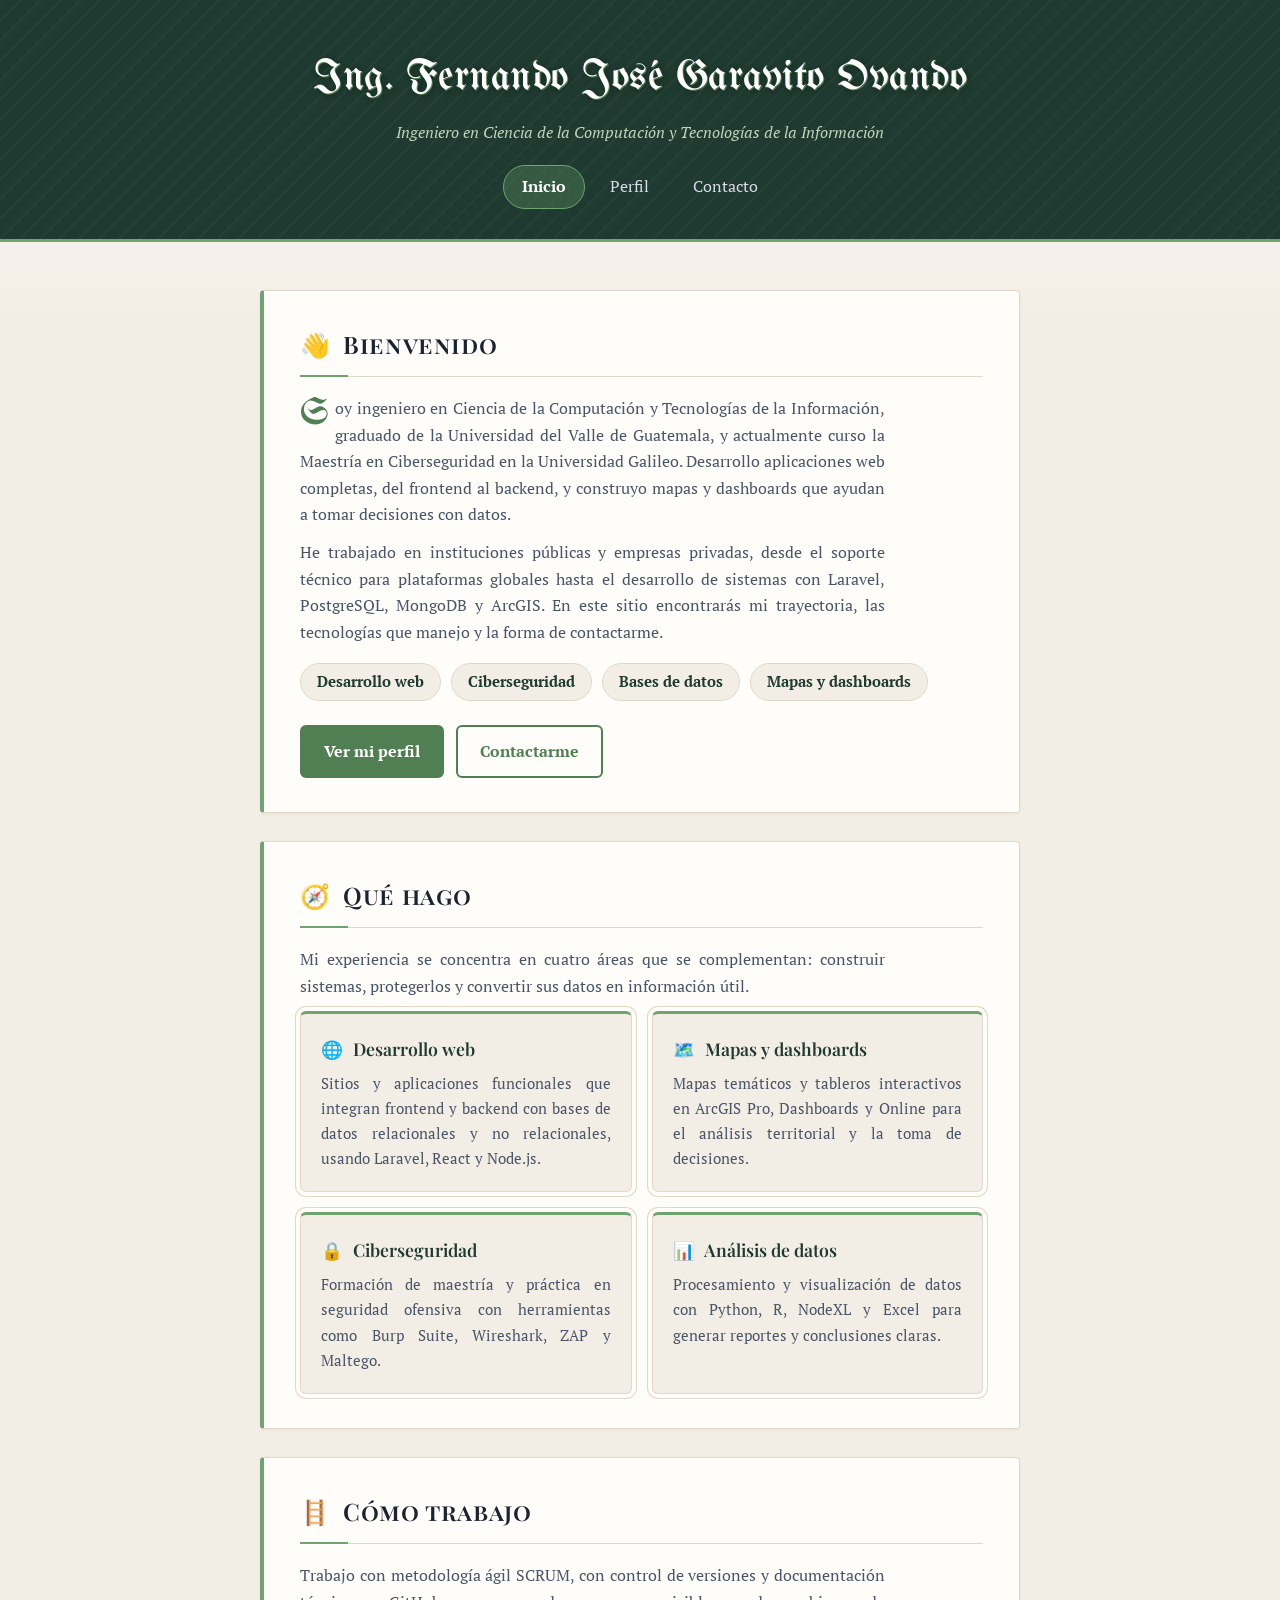
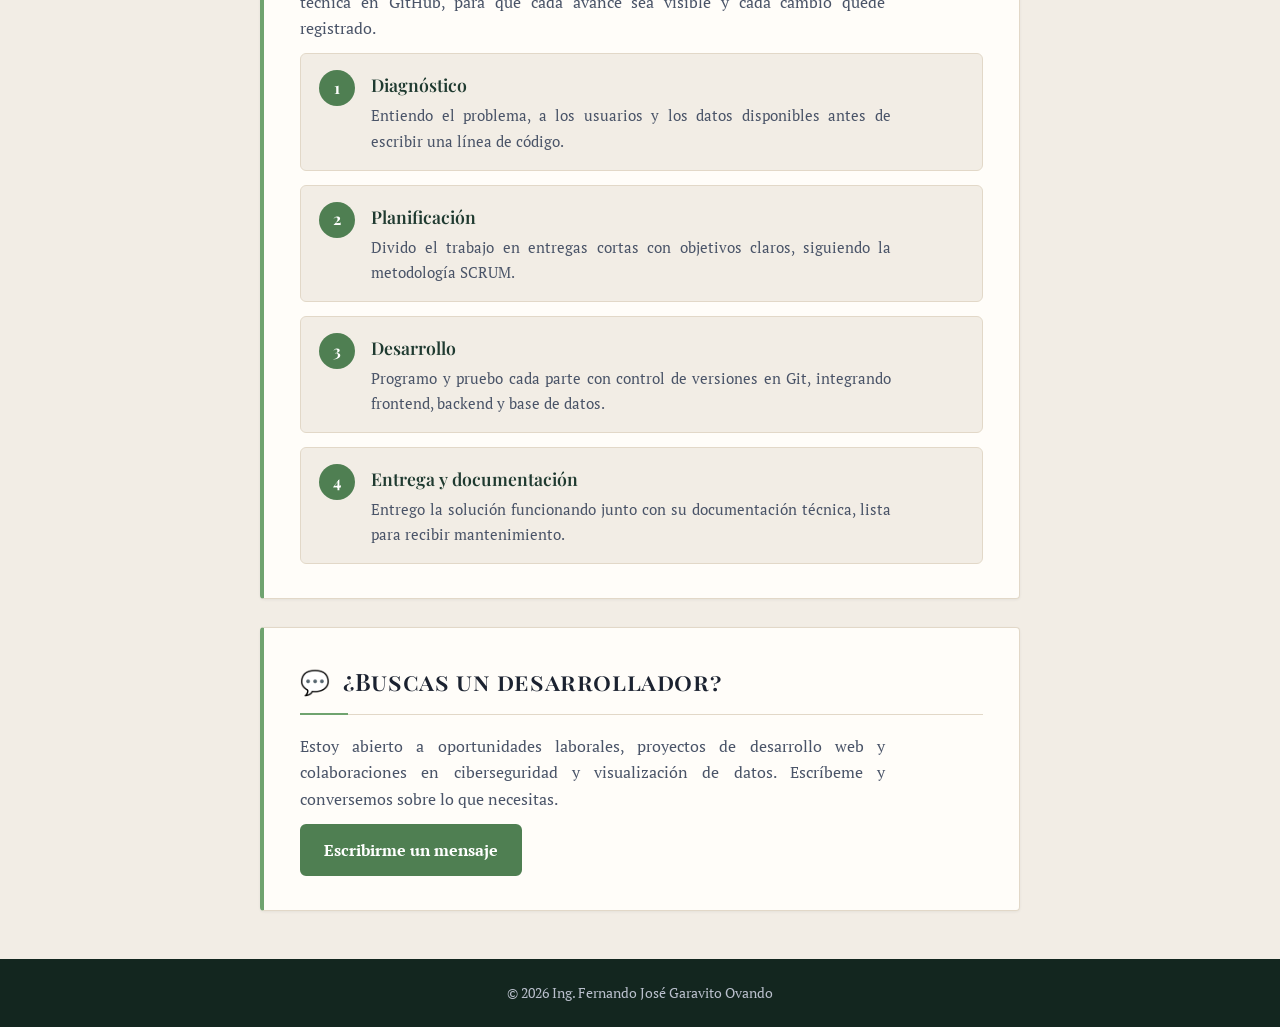
<file: index.html>
<!DOCTYPE html>
<html lang="es">
<head>
  <meta charset="UTF-8">
  <meta name="viewport" content="width=device-width, initial-scale=1.0">
  <title>Inicio | Fernando Garavito – Ingeniero en Ciencia de la Computación</title>
  <meta name="description" content="Sitio personal de Fernando José Garavito Ovando, ingeniero en Ciencia de la Computación y TI: desarrollo web full stack, ciberseguridad, bases de datos y dashboards con ArcGIS.">
  <link rel="preconnect" href="https://fonts.googleapis.com">
  <link rel="preconnect" href="https://fonts.gstatic.com" crossorigin>
  <link rel="stylesheet" href="https://fonts.googleapis.com/css2?family=Playfair+Display:wght@500;600;700&family=PT+Serif:wght@400;700&family=UnifrakturMaguntia&display=swap">
  <link rel="stylesheet" href="css/estilos.css">
  <script>document.documentElement.classList.add('js');</script>
</head>
<body>
  <header>
    <h1>Ing. Fernando José Garavito Ovando</h1>
    <p class="subtitulo">Ingeniero en Ciencia de la Computación y Tecnologías de la Información</p>
    <nav>
      <a href="index.html" aria-current="page">Inicio</a>
      <a href="perfil.html">Perfil</a>
      <a href="contacto.html">Contacto</a>
    </nav>
  </header>

  <main>
    <section>
      <h2><span class="emoji saludo" aria-hidden="true">👋</span> Bienvenido</h2>
      <p class="intro">Soy ingeniero en Ciencia de la Computación y Tecnologías de la Información, graduado de la Universidad del Valle de Guatemala, y actualmente curso la Maestría en Ciberseguridad en la Universidad Galileo. Desarrollo aplicaciones web completas, del frontend al backend, y construyo mapas y dashboards que ayudan a tomar decisiones con datos.</p>
      <p>He trabajado en instituciones públicas y empresas privadas, desde el soporte técnico para plataformas globales hasta el desarrollo de sistemas con Laravel, PostgreSQL, MongoDB y ArcGIS. En este sitio encontrarás mi trayectoria, las tecnologías que manejo y la forma de contactarme.</p>
      <ul class="chips">
        <li>Desarrollo web</li>
        <li>Ciberseguridad</li>
        <li>Bases de datos</li>
        <li>Mapas y dashboards</li>
      </ul>
      <div class="acciones">
        <a class="boton" href="perfil.html">Ver mi perfil</a>
        <a class="boton boton-secundario" href="contacto.html">Contactarme</a>
      </div>
    </section>

    <section>
      <h2><span class="emoji" aria-hidden="true">🧭</span> Qué hago</h2>
      <p>Mi experiencia se concentra en cuatro áreas que se complementan: construir sistemas, protegerlos y convertir sus datos en información útil.</p>
      <div class="rejilla">
        <div class="tarjeta">
          <h3><span class="emoji" aria-hidden="true">🌐</span> Desarrollo web</h3>
          <p>Sitios y aplicaciones funcionales que integran frontend y backend con bases de datos relacionales y no relacionales, usando Laravel, React y Node.js.</p>
        </div>
        <div class="tarjeta">
          <h3><span class="emoji" aria-hidden="true">🗺️</span> Mapas y dashboards</h3>
          <p>Mapas temáticos y tableros interactivos en ArcGIS Pro, Dashboards y Online para el análisis territorial y la toma de decisiones.</p>
        </div>
        <div class="tarjeta">
          <h3><span class="emoji" aria-hidden="true">🔒</span> Ciberseguridad</h3>
          <p>Formación de maestría y práctica en seguridad ofensiva con herramientas como Burp Suite, Wireshark, ZAP y Maltego.</p>
        </div>
        <div class="tarjeta">
          <h3><span class="emoji" aria-hidden="true">📊</span> Análisis de datos</h3>
          <p>Procesamiento y visualización de datos con Python, R, NodeXL y Excel para generar reportes y conclusiones claras.</p>
        </div>
      </div>
    </section>

    <section>
      <h2><span class="emoji" aria-hidden="true">🪜</span> Cómo trabajo</h2>
      <p>Trabajo con metodología ágil SCRUM, con control de versiones y documentación técnica en GitHub, para que cada avance sea visible y cada cambio quede registrado.</p>
      <ol class="pasos">
        <li class="paso">
          <h3>Diagnóstico</h3>
          <p>Entiendo el problema, a los usuarios y los datos disponibles antes de escribir una línea de código.</p>
        </li>
        <li class="paso">
          <h3>Planificación</h3>
          <p>Divido el trabajo en entregas cortas con objetivos claros, siguiendo la metodología SCRUM.</p>
        </li>
        <li class="paso">
          <h3>Desarrollo</h3>
          <p>Programo y pruebo cada parte con control de versiones en Git, integrando frontend, backend y base de datos.</p>
        </li>
        <li class="paso">
          <h3>Entrega y documentación</h3>
          <p>Entrego la solución funcionando junto con su documentación técnica, lista para recibir mantenimiento.</p>
        </li>
      </ol>
    </section>

    <section>
      <h2><span class="emoji" aria-hidden="true">💬</span> ¿Buscas un desarrollador?</h2>
      <p>Estoy abierto a oportunidades laborales, proyectos de desarrollo web y colaboraciones en ciberseguridad y visualización de datos. Escríbeme y conversemos sobre lo que necesitas.</p>
      <div class="acciones">
        <a class="boton" href="contacto.html">Escribirme un mensaje</a>
      </div>
    </section>
  </main>

  <footer>
    <p>&copy; <span id="anio">2026</span> Ing. Fernando José Garavito Ovando</p>
  </footer>
  <script src="js/scripts.js"></script>
</body>
</html>
</file>
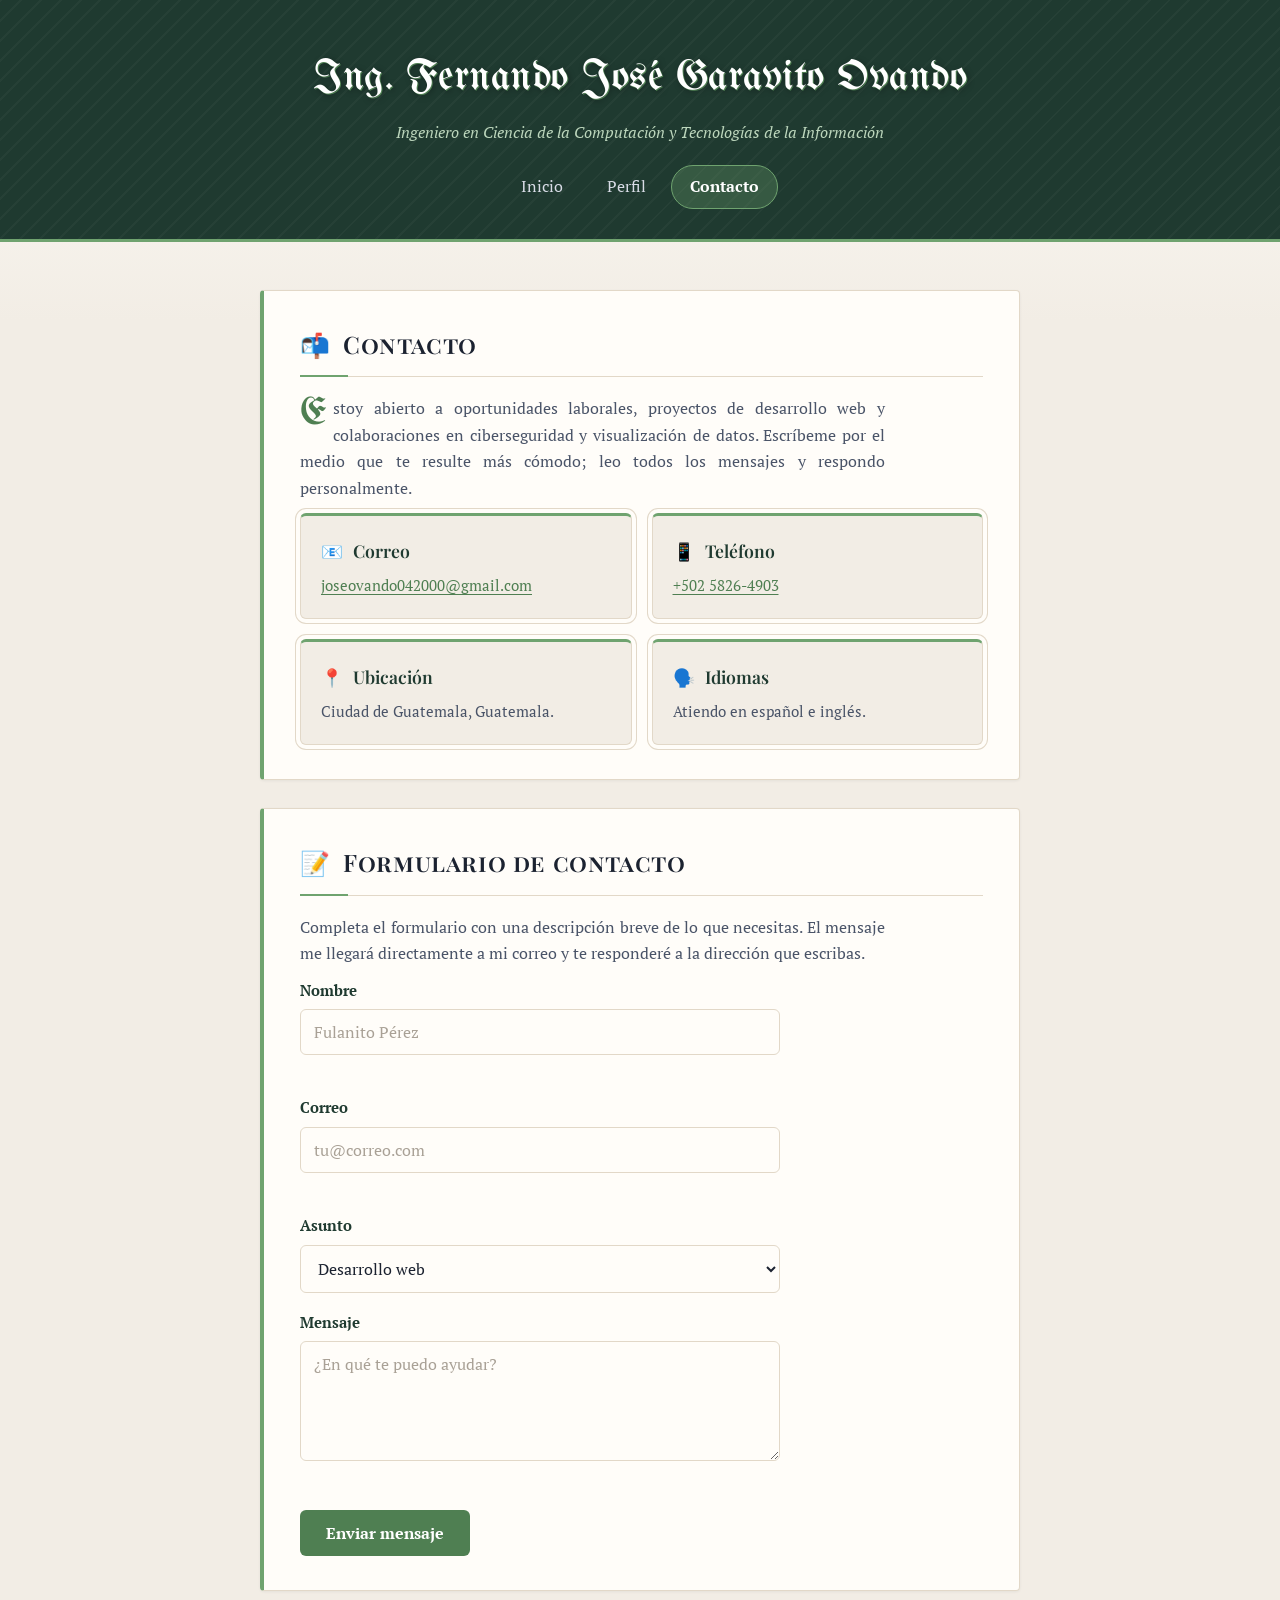
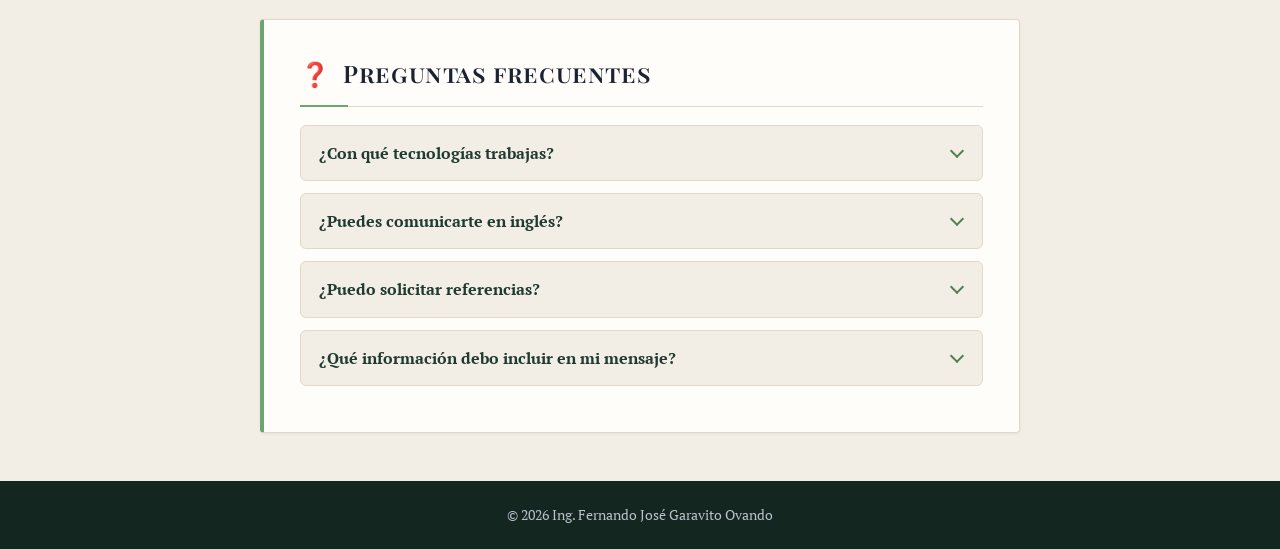
<file: contacto.html>
<!DOCTYPE html>
<html lang="es">
<head>
  <meta charset="UTF-8">
  <meta name="viewport" content="width=device-width, initial-scale=1.0">
  <title>Contacto | Fernando Garavito – Ingeniero en Ciencia de la Computación</title>
  <meta name="description" content="Contacta a Fernando José Garavito Ovando por correo, teléfono o mediante el formulario de contacto.">
  <link rel="preconnect" href="https://fonts.googleapis.com">
  <link rel="preconnect" href="https://fonts.gstatic.com" crossorigin>
  <link rel="stylesheet" href="https://fonts.googleapis.com/css2?family=Playfair+Display:wght@500;600;700&family=PT+Serif:wght@400;700&family=UnifrakturMaguntia&display=swap">
  <link rel="stylesheet" href="css/estilos.css">
  <script>document.documentElement.classList.add('js');</script>
</head>
<body>
  <header>
    <h1>Ing. Fernando José Garavito Ovando</h1>
    <p class="subtitulo">Ingeniero en Ciencia de la Computación y Tecnologías de la Información</p>
    <nav>
      <a href="index.html">Inicio</a>
      <a href="perfil.html">Perfil</a>
      <a href="contacto.html" aria-current="page">Contacto</a>
    </nav>
  </header>

  <main>
    <section>
      <h2><span class="emoji" aria-hidden="true">📬</span> Contacto</h2>
      <p class="intro">Estoy abierto a oportunidades laborales, proyectos de desarrollo web y colaboraciones en ciberseguridad y visualización de datos. Escríbeme por el medio que te resulte más cómodo; leo todos los mensajes y respondo personalmente.</p>
      <div class="rejilla">
        <div class="tarjeta">
          <h3><span class="emoji" aria-hidden="true">📧</span> Correo</h3>
          <p><a href="mailto:joseovando042000@gmail.com">joseovando042000@gmail.com</a></p>
        </div>
        <div class="tarjeta">
          <h3><span class="emoji" aria-hidden="true">📱</span> Teléfono</h3>
          <p><a href="tel:+50258264903">+502 5826-4903</a></p>
        </div>
        <div class="tarjeta">
          <h3><span class="emoji" aria-hidden="true">📍</span> Ubicación</h3>
          <p>Ciudad de Guatemala, Guatemala.</p>
        </div>
        <div class="tarjeta">
          <h3><span class="emoji" aria-hidden="true">🗣️</span> Idiomas</h3>
          <p>Atiendo en español e inglés.</p>
        </div>
      </div>
    </section>

    <section>
      <h2><span class="emoji" aria-hidden="true">📝</span> Formulario de contacto</h2>
      <p>Completa el formulario con una descripción breve de lo que necesitas. El mensaje me llegará directamente a mi correo y te responderé a la dirección que escribas.</p>
      <!-- Los mensajes se envían directo a joseovando042000@gmail.com con Google Apps Script (la URL está en js/scripts.js) -->
      <form action="mailto:joseovando042000@gmail.com" method="POST" enctype="text/plain" id="form-contacto" novalidate>
        <div class="campo">
          <label for="nombre">Nombre</label>
          <input type="text" id="nombre" name="nombre" placeholder="Fulanito Pérez" autocomplete="name" aria-describedby="error-nombre" required>
          <p class="error" id="error-nombre" aria-live="polite"></p>
        </div>
        <div class="campo">
          <label for="correo">Correo</label>
          <input type="email" id="correo" name="email" placeholder="tu@correo.com" autocomplete="email" aria-describedby="error-correo" required>
          <p class="error" id="error-correo" aria-live="polite"></p>
        </div>
        <div class="campo">
          <label for="asunto">Asunto</label>
          <select id="asunto" name="asunto">
            <option>Desarrollo web</option>
            <option>Mapas y dashboards</option>
            <option>Bases de datos</option>
            <option>Ciberseguridad</option>
            <option>Otro</option>
          </select>
        </div>
        <div class="campo">
          <label for="mensaje">Mensaje</label>
          <textarea id="mensaje" name="mensaje" placeholder="¿En qué te puedo ayudar?" aria-describedby="error-mensaje" required></textarea>
          <p class="error" id="error-mensaje" aria-live="polite"></p>
        </div>
        <button type="submit" id="btn-enviar">Enviar mensaje</button>
        <p class="form-mensaje" id="form-mensaje" role="status" aria-live="polite"></p>
      </form>
    </section>

    <section>
      <h2><span class="emoji" aria-hidden="true">❓</span> Preguntas frecuentes</h2>
      <details class="faq">
        <summary>¿Con qué tecnologías trabajas?</summary>
        <p>Principalmente con Laravel, PHP, Python, JavaScript, PostgreSQL y MongoDB, además de ArcGIS para mapas y dashboards. La lista completa está en la sección de habilidades técnicas de mi perfil.</p>
      </details>
      <details class="faq">
        <summary>¿Puedes comunicarte en inglés?</summary>
        <p>Sí. Tengo un nivel de inglés avanzado y experiencia brindando soporte técnico en inglés para plataformas globales.</p>
      </details>
      <details class="faq">
        <summary>¿Puedo solicitar referencias?</summary>
        <p>Sí. Cuento con referencias laborales y académicas que puedo compartir a solicitud durante un proceso de selección.</p>
      </details>
      <details class="faq">
        <summary>¿Qué información debo incluir en mi mensaje?</summary>
        <p>Una descripción del proyecto o del puesto, los plazos aproximados y la mejor forma de contactarte. Con eso puedo darte una respuesta concreta desde el primer mensaje.</p>
      </details>
    </section>
  </main>

  <footer>
    <p>&copy; <span id="anio">2026</span> Ing. Fernando José Garavito Ovando</p>
  </footer>
  <script src="js/scripts.js"></script>
</body>
</html>
</file>
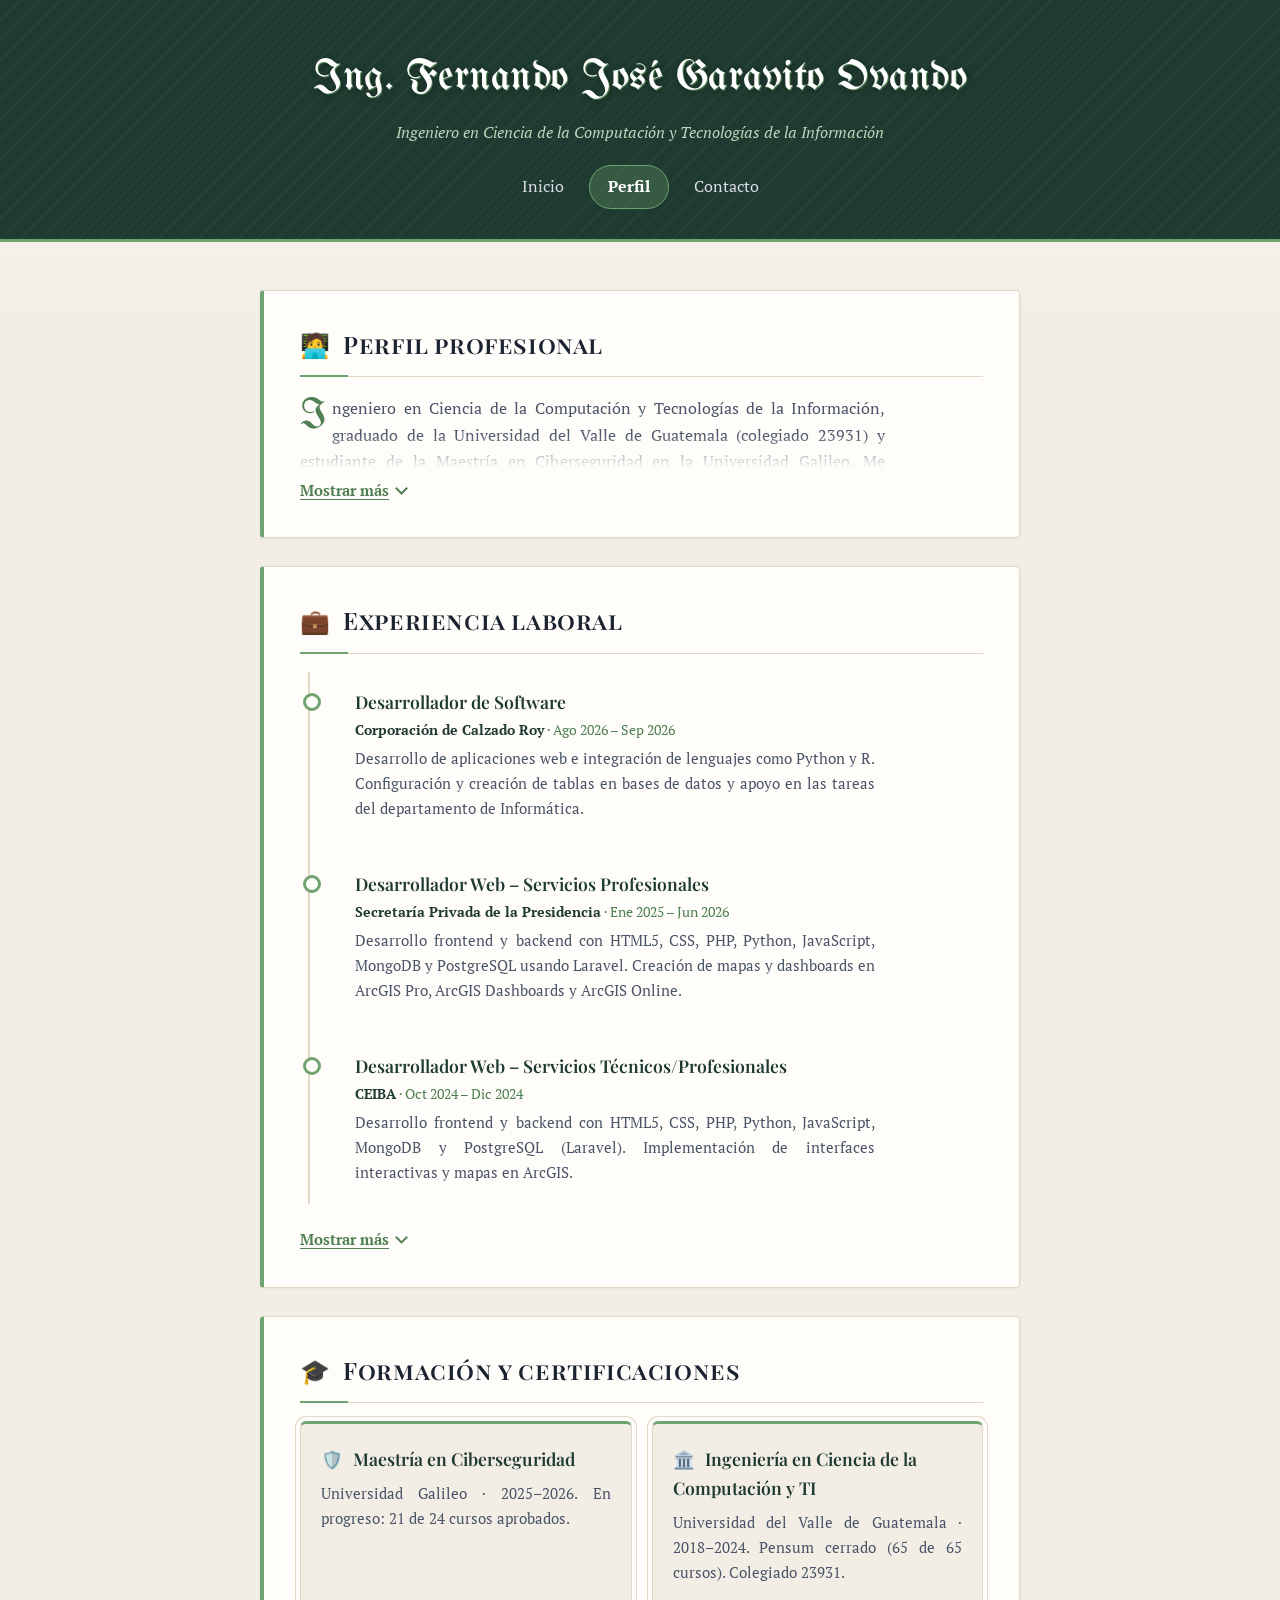
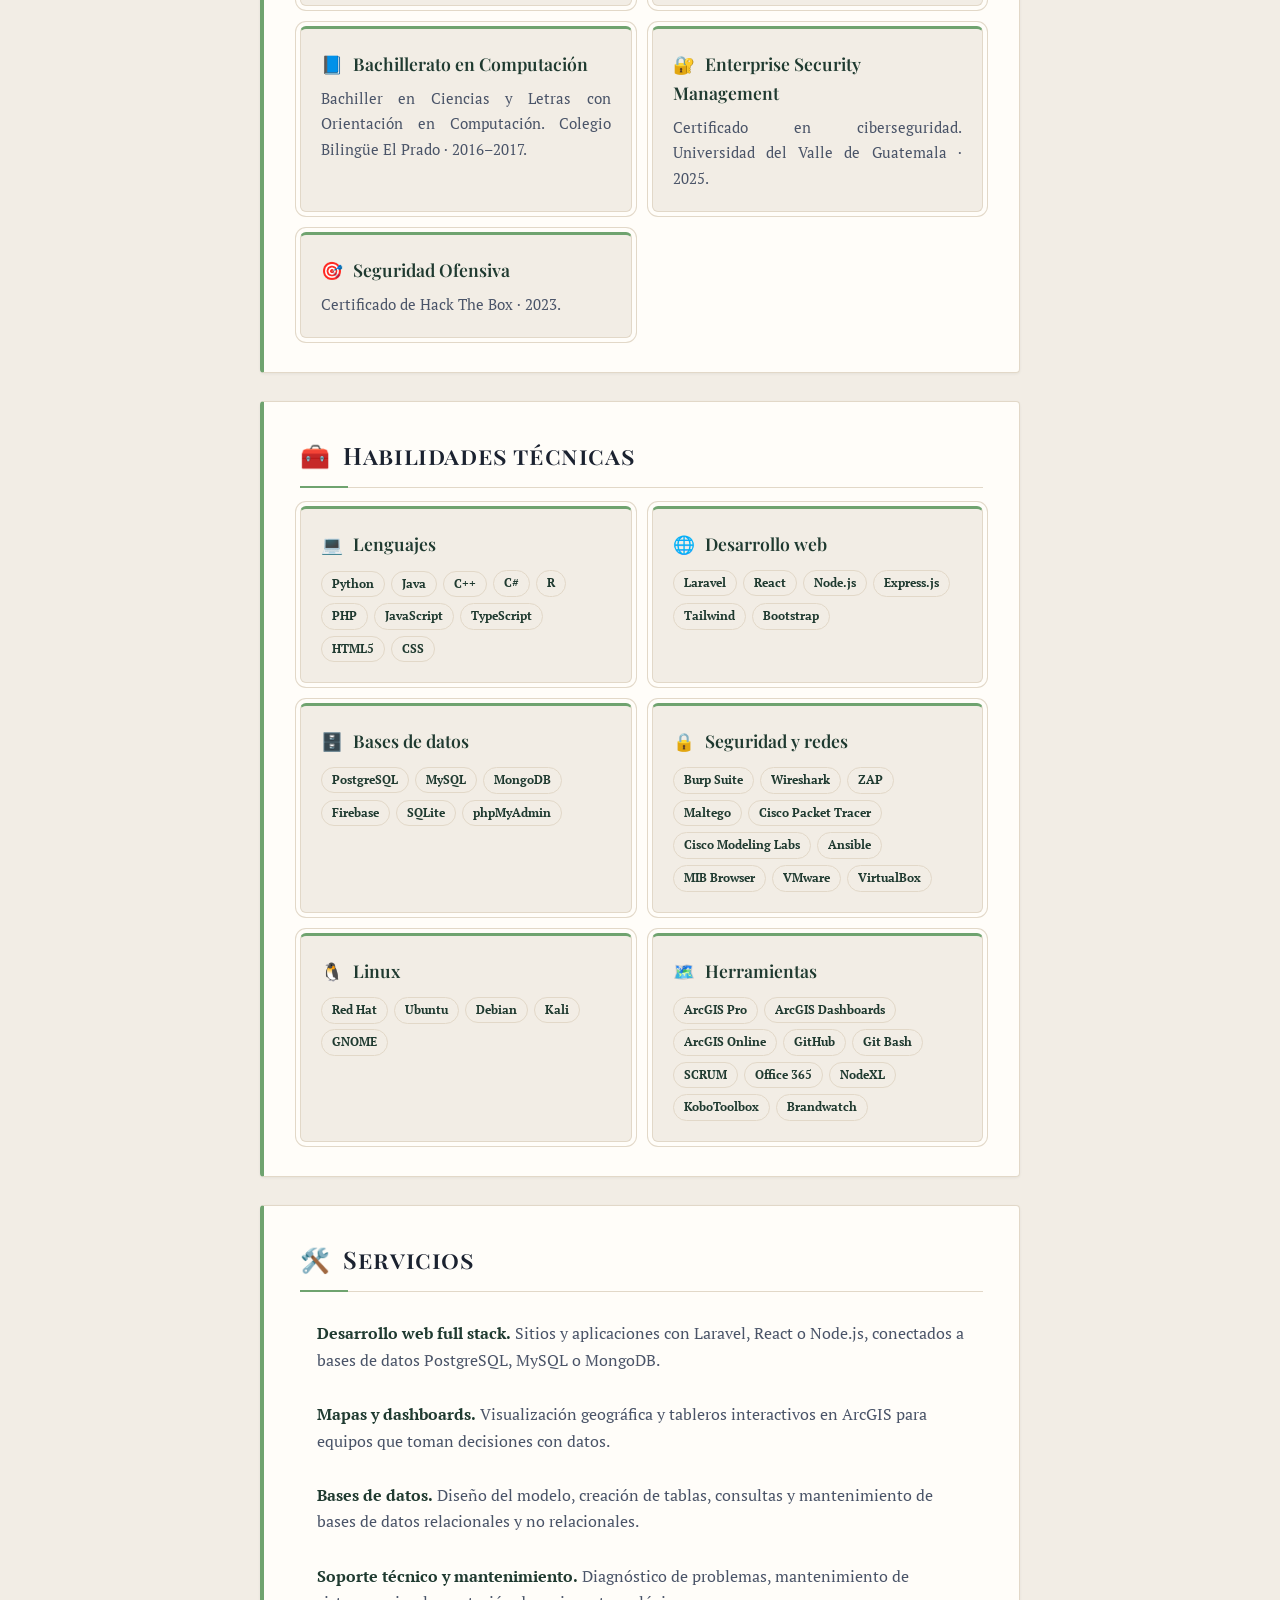
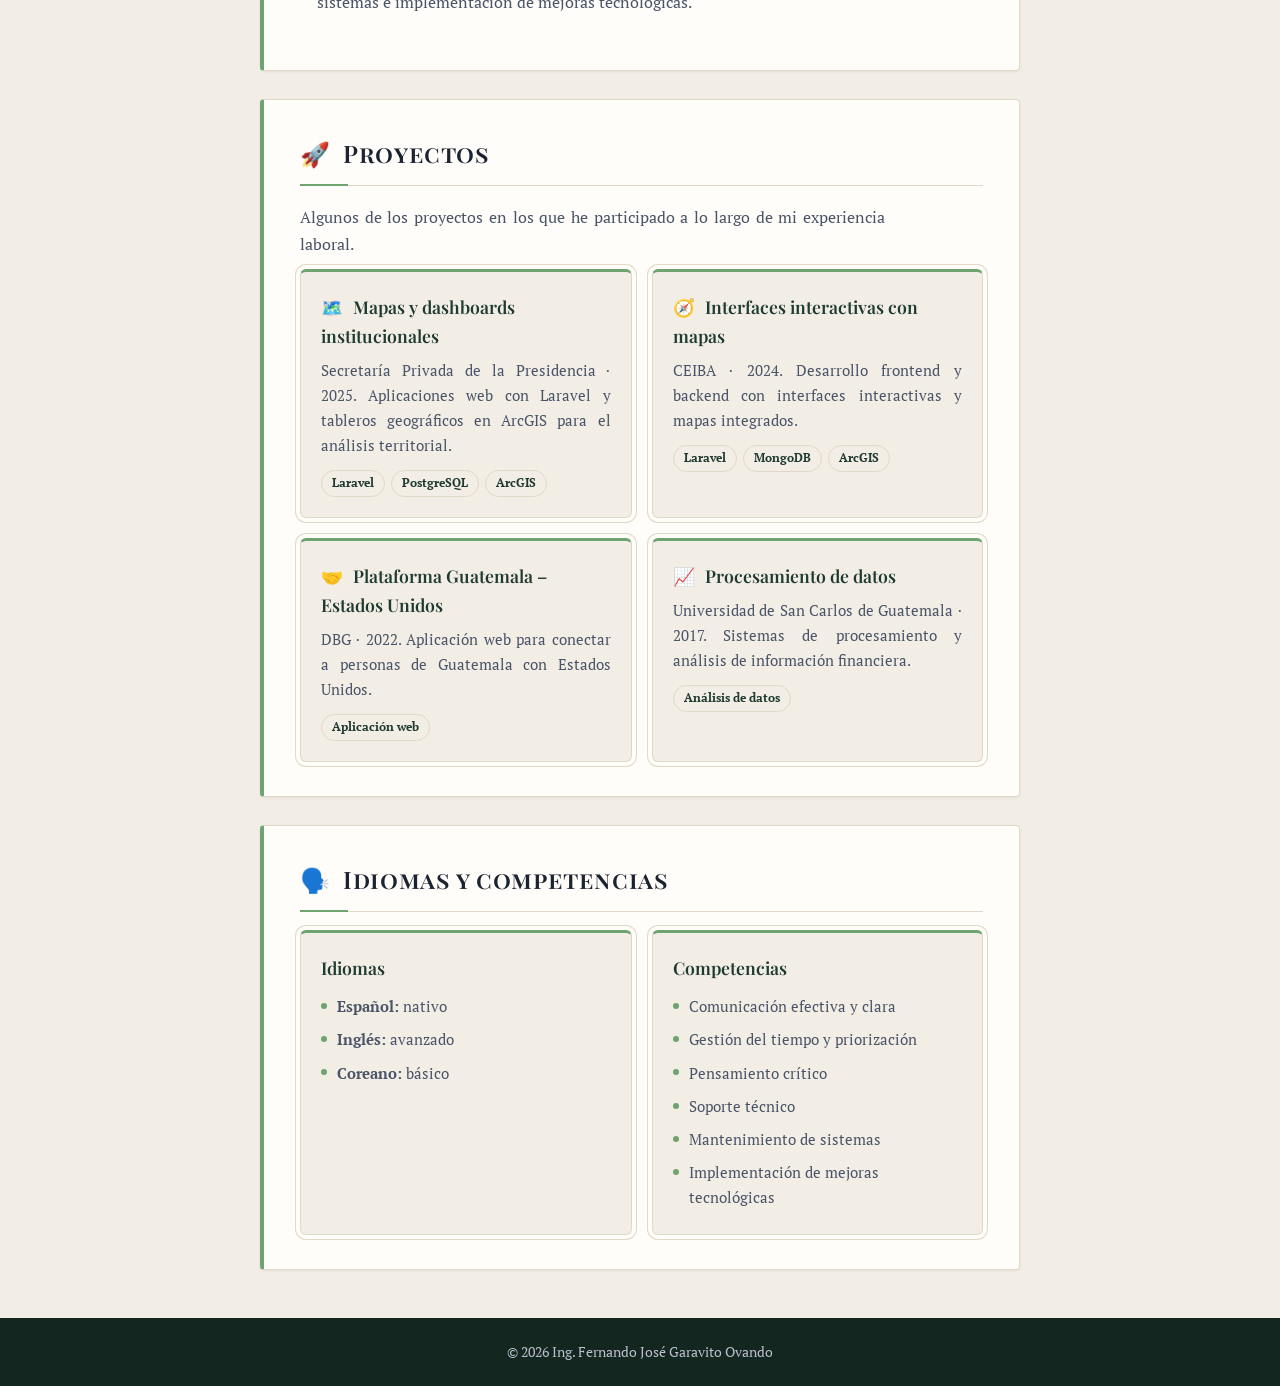
<file: perfil.html>
<!DOCTYPE html>
<html lang="es">
<head>
  <meta charset="UTF-8">
  <meta name="viewport" content="width=device-width, initial-scale=1.0">
  <title>Perfil | Fernando Garavito – Ingeniero en Ciencia de la Computación</title>
  <meta name="description" content="Experiencia laboral, formación, habilidades técnicas y proyectos de Fernando José Garavito Ovando, desarrollador web y estudiante de la Maestría en Ciberseguridad.">
  <link rel="preconnect" href="https://fonts.googleapis.com">
  <link rel="preconnect" href="https://fonts.gstatic.com" crossorigin>
  <link rel="stylesheet" href="https://fonts.googleapis.com/css2?family=Playfair+Display:wght@500;600;700&family=PT+Serif:wght@400;700&family=UnifrakturMaguntia&display=swap">
  <link rel="stylesheet" href="css/estilos.css">
  <script>document.documentElement.classList.add('js');</script>
</head>
<body>
  <header>
    <h1>Ing. Fernando José Garavito Ovando</h1>
    <p class="subtitulo">Ingeniero en Ciencia de la Computación y Tecnologías de la Información</p>
    <nav>
      <a href="index.html">Inicio</a>
      <a href="perfil.html" aria-current="page">Perfil</a>
      <a href="contacto.html">Contacto</a>
    </nav>
  </header>

  <main>
    <section>
      <h2><span class="emoji" aria-hidden="true">🧑‍💻</span> Perfil profesional</h2>
      <div class="texto-expandible" id="bio-texto">
        <p class="intro">Ingeniero en Ciencia de la Computación y Tecnologías de la Información, graduado de la Universidad del Valle de Guatemala (colegiado 23931) y estudiante de la Maestría en Ciberseguridad en la Universidad Galileo. Me especializo en el desarrollo web full stack y en la visualización de datos geográficos.</p>
        <p>Como desarrollador web en la Secretaría Privada de la Presidencia y en CEIBA construí aplicaciones con HTML5, CSS, JavaScript, PHP, Python, PostgreSQL y MongoDB sobre Laravel, además de mapas y dashboards en ArcGIS. Actualmente me desempeño como desarrollador de software en Corporación de Calzado Roy, donde programo aplicaciones web, integro Python y R y administro bases de datos.</p>
        <p>Antes de dedicarme por completo al desarrollo trabajé varios años en soporte técnico para plataformas globales en empresas como TELUS, InTouch y Alorica. Esa experiencia me enseñó a comunicarme con claridad, a priorizar bajo presión y a entender los problemas desde el punto de vista del usuario.</p>
      </div>
      <button type="button" class="btn-expandir" data-toggle="bio-texto" data-expand-class="expandido" aria-expanded="false" aria-controls="bio-texto">Mostrar más</button>
    </section>

    <section>
      <h2><span class="emoji" aria-hidden="true">💼</span> Experiencia laboral</h2>
      <ol class="linea-tiempo">
        <li>
          <h3>Desarrollador de Software</h3>
          <p class="meta"><strong>Corporación de Calzado Roy</strong> · Ago 2026 – Sep 2026</p>
          <p>Desarrollo de aplicaciones web e integración de lenguajes como Python y R. Configuración y creación de tablas en bases de datos y apoyo en las tareas del departamento de Informática.</p>
        </li>
        <li>
          <h3>Desarrollador Web – Servicios Profesionales</h3>
          <p class="meta"><strong>Secretaría Privada de la Presidencia</strong> · Ene 2025 – Jun 2026</p>
          <p>Desarrollo frontend y backend con HTML5, CSS, PHP, Python, JavaScript, MongoDB y PostgreSQL usando Laravel. Creación de mapas y dashboards en ArcGIS Pro, ArcGIS Dashboards y ArcGIS Online.</p>
        </li>
        <li>
          <h3>Desarrollador Web – Servicios Técnicos/Profesionales</h3>
          <p class="meta"><strong>CEIBA</strong> · Oct 2024 – Dic 2024</p>
          <p>Desarrollo frontend y backend con HTML5, CSS, PHP, Python, JavaScript, MongoDB y PostgreSQL (Laravel). Implementación de interfaces interactivas y mapas en ArcGIS.</p>
        </li>
      </ol>
      <div class="bloque-oculto" id="experiencia-extra">
        <ol class="linea-tiempo">
          <li>
            <h3>Soporte Técnico – StubHub/Viagogo</h3>
            <p class="meta"><strong>InTouch</strong> · Mar 2024 – Oct 2024</p>
            <p>Soporte técnico para una plataforma global de venta de entradas para eventos de entretenimiento.</p>
          </li>
          <li>
            <h3>Soporte Técnico – EBG</h3>
            <p class="meta"><strong>TELUS</strong> · Dic 2022 – Oct 2023</p>
            <p>Soporte técnico para una plataforma global de venta de entradas, renta de vehículos y reservación de hoteles.</p>
          </li>
          <li>
            <h3>Programador Web</h3>
            <p class="meta"><strong>DBG</strong> · Jun 2022 – Dic 2022</p>
            <p>Desarrollo de una aplicación web para conectar a personas de Guatemala con Estados Unidos.</p>
          </li>
          <li>
            <h3>Soporte Técnico</h3>
            <p class="meta"><strong>Alorica</strong> · Oct 2020 – May 2022</p>
            <p>Soporte técnico a clientes mediante canales de voz y chat.</p>
          </li>
          <li>
            <h3>Programador e IT</h3>
            <p class="meta"><strong>Universidad de San Carlos de Guatemala</strong> · Sep 2017</p>
            <p>Dirección General Financiera / DPD. Desarrollo de sistemas de procesamiento de datos y análisis de información.</p>
          </li>
        </ol>
      </div>
      <button type="button" class="btn-expandir" data-toggle="experiencia-extra" data-expand-class="mostrado" aria-expanded="false" aria-controls="experiencia-extra">Mostrar más</button>
    </section>

    <section>
      <h2><span class="emoji" aria-hidden="true">🎓</span> Formación y certificaciones</h2>
      <div class="rejilla">
        <div class="tarjeta">
          <h3><span class="emoji" aria-hidden="true">🛡️</span> Maestría en Ciberseguridad</h3>
          <p>Universidad Galileo · 2025–2026. En progreso: 21 de 24 cursos aprobados.</p>
        </div>
        <div class="tarjeta">
          <h3><span class="emoji" aria-hidden="true">🏛️</span> Ingeniería en Ciencia de la Computación y TI</h3>
          <p>Universidad del Valle de Guatemala · 2018–2024. Pensum cerrado (65 de 65 cursos). Colegiado 23931.</p>
        </div>
        <div class="tarjeta">
          <h3><span class="emoji" aria-hidden="true">📘</span> Bachillerato en Computación</h3>
          <p>Bachiller en Ciencias y Letras con Orientación en Computación. Colegio Bilingüe El Prado · 2016–2017.</p>
        </div>
        <div class="tarjeta">
          <h3><span class="emoji" aria-hidden="true">🔐</span> Enterprise Security Management</h3>
          <p>Certificado en ciberseguridad. Universidad del Valle de Guatemala · 2025.</p>
        </div>
        <div class="tarjeta">
          <h3><span class="emoji" aria-hidden="true">🎯</span> Seguridad Ofensiva</h3>
          <p>Certificado de Hack The Box · 2023.</p>
        </div>
      </div>
    </section>

    <section>
      <h2><span class="emoji" aria-hidden="true">🧰</span> Habilidades técnicas</h2>
      <div class="rejilla">
        <div class="tarjeta">
          <h3><span class="emoji" aria-hidden="true">💻</span> Lenguajes</h3>
          <ul class="chips chips-sm"><li>Python</li><li>Java</li><li>C++</li><li>C#</li><li>R</li><li>PHP</li><li>JavaScript</li><li>TypeScript</li><li>HTML5</li><li>CSS</li></ul>
        </div>
        <div class="tarjeta">
          <h3><span class="emoji" aria-hidden="true">🌐</span> Desarrollo web</h3>
          <ul class="chips chips-sm"><li>Laravel</li><li>React</li><li>Node.js</li><li>Express.js</li><li>Tailwind</li><li>Bootstrap</li></ul>
        </div>
        <div class="tarjeta">
          <h3><span class="emoji" aria-hidden="true">🗄️</span> Bases de datos</h3>
          <ul class="chips chips-sm"><li>PostgreSQL</li><li>MySQL</li><li>MongoDB</li><li>Firebase</li><li>SQLite</li><li>phpMyAdmin</li></ul>
        </div>
        <div class="tarjeta">
          <h3><span class="emoji" aria-hidden="true">🔒</span> Seguridad y redes</h3>
          <ul class="chips chips-sm"><li>Burp Suite</li><li>Wireshark</li><li>ZAP</li><li>Maltego</li><li>Cisco Packet Tracer</li><li>Cisco Modeling Labs</li><li>Ansible</li><li>MIB Browser</li><li>VMware</li><li>VirtualBox</li></ul>
        </div>
        <div class="tarjeta">
          <h3><span class="emoji" aria-hidden="true">🐧</span> Linux</h3>
          <ul class="chips chips-sm"><li>Red Hat</li><li>Ubuntu</li><li>Debian</li><li>Kali</li><li>GNOME</li></ul>
        </div>
        <div class="tarjeta">
          <h3><span class="emoji" aria-hidden="true">🗺️</span> Herramientas</h3>
          <ul class="chips chips-sm"><li>ArcGIS Pro</li><li>ArcGIS Dashboards</li><li>ArcGIS Online</li><li>GitHub</li><li>Git Bash</li><li>SCRUM</li><li>Office 365</li><li>NodeXL</li><li>KoboToolbox</li><li>Brandwatch</li></ul>
        </div>
      </div>
    </section>

    <section>
      <h2><span class="emoji" aria-hidden="true">🛠️</span> Servicios</h2>
      <ul class="lista">
        <li><strong>Desarrollo web full stack.</strong> Sitios y aplicaciones con Laravel, React o Node.js, conectados a bases de datos PostgreSQL, MySQL o MongoDB.</li>
        <li><strong>Mapas y dashboards.</strong> Visualización geográfica y tableros interactivos en ArcGIS para equipos que toman decisiones con datos.</li>
        <li><strong>Bases de datos.</strong> Diseño del modelo, creación de tablas, consultas y mantenimiento de bases de datos relacionales y no relacionales.</li>
        <li><strong>Soporte técnico y mantenimiento.</strong> Diagnóstico de problemas, mantenimiento de sistemas e implementación de mejoras tecnológicas.</li>
      </ul>
    </section>

    <section>
      <h2><span class="emoji" aria-hidden="true">🚀</span> Proyectos</h2>
      <p>Algunos de los proyectos en los que he participado a lo largo de mi experiencia laboral.</p>
      <!-- Las tarjetas se generan con JavaScript a partir de datos/proyectos.json -->
      <div class="rejilla" id="tarjetas"></div>
    </section>

    <section>
      <h2><span class="emoji" aria-hidden="true">🗣️</span> Idiomas y competencias</h2>
      <div class="rejilla">
        <div class="tarjeta">
          <h3>Idiomas</h3>
          <ul class="lista-simple">
            <li><strong>Español:</strong> nativo</li>
            <li><strong>Inglés:</strong> avanzado</li>
            <li><strong>Coreano:</strong> básico</li>
          </ul>
        </div>
        <div class="tarjeta">
          <h3>Competencias</h3>
          <ul class="lista-simple">
            <li>Comunicación efectiva y clara</li>
            <li>Gestión del tiempo y priorización</li>
            <li>Pensamiento crítico</li>
            <li>Soporte técnico</li>
            <li>Mantenimiento de sistemas</li>
            <li>Implementación de mejoras tecnológicas</li>
          </ul>
        </div>
      </div>
    </section>
  </main>

  <footer>
    <p>&copy; <span id="anio">2026</span> Ing. Fernando José Garavito Ovando</p>
  </footer>
  <script src="js/scripts.js"></script>
</body>
</html>
</file>
<file: css/estilos.css>
/* =====================================================
   Sitio personal — Ing. Fernando José Garavito Ovando
   Paleta: verde oscuro + verde claro, tipografía Playfair Display + PT Serif
   (acento gótico UnifrakturMaguntia en el nombre y la letra capital)
   Las fuentes se cargan con <link> en el <head> de cada página.

   Nota técnica: las animaciones de entrada usan las propiedades
   "translate" y "scale", y los efectos de hover usan "transform".
   Así no se pisan entre sí y el hover siempre funciona.
   ===================================================== */

:root {
  --tinta:        #1b2230;
  --tinta-suave:  #4a5468;
  --pizarra:      #1f3a30;
  --pizarra-osc:  #13261f;
  --cobre:        #6fa36f;
  --cobre-osc:    #4f7f52;
  --fondo:        #f2ede5;
  --superficie:   #fffdf9;
  --borde:        #e2d8c8;
  --verde-suave:  #e8f0e4;
  --sombra-hover: 0 12px 24px rgba(23, 31, 48, 0.14);
  --color-error:  #a3321f;
  --color-exito:  var(--pizarra);
}

* {
  margin: 0;
  padding: 0;
  box-sizing: border-box;
}

html { scroll-behavior: smooth; }

body {
  font-family: "PT Serif", "Georgia", serif;
  background-color: var(--fondo);
  background-image: linear-gradient(180deg, var(--superficie) 0%, var(--fondo) 320px);
  color: var(--tinta);
  line-height: 1.65;
}

h1, h2, h3 {
  font-family: "Playfair Display", "Georgia", serif;
  font-weight: 600;
  color: var(--tinta);
}

/* ===== Keyframes ===== */
@keyframes entrar {
  from { opacity: 0; translate: 0 16px; }
  to   { opacity: 1; translate: 0 0; }
}

@keyframes entrar-lado {
  from { opacity: 0; translate: -18px 0; }
  to   { opacity: 1; translate: 0 0; }
}

@keyframes pop {
  0%   { opacity: 0; scale: 0.6; }
  100% { opacity: 1; scale: 1; }
}

@keyframes caer {
  from { opacity: 0; translate: 0 -24px; letter-spacing: 4px; }
  to   { opacity: 1; translate: 0 0; letter-spacing: 0.5px; }
}

@keyframes saludar {
  0%, 60%, 100% { rotate: 0deg; }
  10%, 30%      { rotate: 16deg; }
  20%, 40%      { rotate: -10deg; }
}

@keyframes rebote {
  0%, 100% { translate: 0 0; scale: 1; }
  30%      { translate: 0 -8px; scale: 1.2; }
  60%      { translate: 0 0; scale: 0.95; }
}

@keyframes abrir {
  from { opacity: 0; translate: 0 -8px; }
  to   { opacity: 1; translate: 0 0; }
}

/* ===== Header ===== */
header {
  background-color: var(--pizarra);
  background-image: repeating-linear-gradient(
    135deg,
    rgba(255, 255, 255, 0.03) 0px,
    rgba(255, 255, 255, 0.03) 2px,
    transparent 2px,
    transparent 14px
  );
  background-size: 200% 200%;
  color: #f2ede5;
  padding: 44px 20px 30px;
  text-align: center;
  border-bottom: 3px solid var(--cobre);
}

header h1 {
  color: #ffffff;
  font-family: "UnifrakturMaguntia", cursive;
  font-size: 2.6rem;
  font-weight: 400;
  letter-spacing: 0.5px;
  margin-bottom: 6px;
  text-shadow: 1px 1px 0 var(--cobre-osc), 2px 2px 6px rgba(0, 0, 0, 0.35);
  animation: caer 0.9s ease both;
  transition: transform 0.3s ease, text-shadow 0.3s ease;
}

header h1:hover {
  transform: scale(1.03);
  text-shadow: 1px 1px 0 var(--cobre-osc), 0 0 18px rgba(111, 163, 111, 0.6);
}

/* Subtítulo profesional bajo el nombre */
.subtitulo {
  color: #bcd6bc;
  font-size: 1rem;
  font-style: italic;
  margin-bottom: 20px;
  animation: entrar 0.6s ease 0.25s both;
}

/* ===== Navegación ===== */
nav {
  display: flex;
  justify-content: center;
  gap: 6px;
  flex-wrap: wrap;
}

nav a {
  position: relative;
  color: #d8dce6;
  text-decoration: none;
  font-size: 0.98rem;
  padding: 8px 18px;
  border-radius: 999px;
  border: 1px solid transparent;
  transition: color 0.2s ease, background-color 0.2s ease, border-color 0.2s ease, transform 0.2s ease;
  animation: entrar 0.5s ease both;
}
nav a:nth-child(1) { animation-delay: 0.35s; }
nav a:nth-child(2) { animation-delay: 0.5s; }
nav a:nth-child(3) { animation-delay: 0.65s; }

/* Línea que crece debajo del enlace */
nav a::after {
  content: "";
  position: absolute;
  left: 50%;
  right: 50%;
  bottom: 4px;
  height: 2px;
  background-color: var(--cobre);
  transition: left 0.25s ease, right 0.25s ease;
}

nav a:hover,
nav a:focus-visible {
  color: #ffffff;
  border-color: var(--cobre);
  background-color: rgba(111, 163, 111, 0.22);
  transform: translateY(-3px);
}

nav a:hover::after,
nav a:focus-visible::after {
  left: 18px;
  right: 18px;
}

nav a[aria-current="page"] {
  color: #ffffff;
  font-weight: 700;
  background-color: rgba(111, 163, 111, 0.3);
  border-color: var(--cobre);
}

/* ===== Evitar que el texto se salga de su caja ===== */
main, section, .tarjeta, .linea-tiempo li, .faq, .lista li {
  min-width: 0;
  overflow-wrap: break-word;   /* solo parte algo si de verdad no cabe (p. ej. un correo muy largo) */
}

/* ===== Main / Secciones ===== */
main {
  max-width: 800px;
  margin: 48px auto;
  padding: 0 20px;
}

section {
  background-color: var(--superficie);
  border: 1px solid var(--borde);
  border-radius: 4px;
  border-left: 4px solid var(--cobre);
  padding: 34px 36px;
  margin-bottom: 28px;
  box-shadow: 0 1px 3px rgba(23, 31, 48, 0.06);
  transition: opacity 0.7s ease, translate 0.7s ease,
              transform 0.3s ease, box-shadow 0.3s ease, border-color 0.3s ease;
}

/* La sección se levanta al pasar el cursor */
section:hover {
  transform: translateY(-5px);
  box-shadow: var(--sombra-hover);
  border-left-color: var(--cobre-osc);
}

/* Aparición al hacer scroll (solo con JavaScript) */
.js main section {
  opacity: 0;
  translate: 0 28px;
}
.js main section.visible {
  opacity: 1;
  translate: 0 0;
}

/* Título con línea que se llena al pasar el cursor por la sección */
section h2 {
  position: relative;
  font-size: 1.5rem;
  font-variant: small-caps;
  letter-spacing: 0.6px;
  margin-bottom: 18px;
  padding-bottom: 12px;
  border-bottom: 1px solid var(--borde);
}

section h2::after {
  content: "";
  position: absolute;
  left: 0;
  bottom: -1px;
  width: 48px;
  height: 2px;
  background-color: var(--cobre);
  transition: width 0.45s ease;
}

section:hover h2::after {
  width: 100%;
}

.emoji {
  display: inline-block;
  margin-right: 6px;
  font-variant: normal;
  transition: transform 0.3s ease;
}

section:hover h2 .emoji {
  transform: scale(1.2) rotate(-10deg);
}

.saludo {
  transform-origin: 70% 70%;
  animation: saludar 2.4s ease-in-out 1s 3;
}

section h3 {
  font-size: 1.1rem;
  color: var(--pizarra);
  margin-bottom: 8px;
}

section p {
  color: var(--tinta-suave);
  margin-bottom: 12px;
  max-width: 65ch;
  text-align: justify;
  hyphens: none;          /* nunca cortar palabras al final de la línea */
  -webkit-hyphens: none;
  overflow-wrap: break-word;   /* solo actúa si una palabra no cabe en la línea */
  word-break: normal;
}

section a {
  color: var(--cobre-osc);
  text-underline-offset: 3px;
  transition: color 0.2s ease;
}

section a:hover { color: var(--pizarra); }

.intro::first-letter {
  font-family: "UnifrakturMaguntia", cursive;
  font-size: 2.4rem;
  color: var(--cobre-osc);
  float: left;
  line-height: 0.8;
  padding-right: 6px;
  padding-top: 4px;
}

/* ===== Chips ===== */
.chips {
  list-style: none;
  display: flex;
  flex-wrap: wrap;
  gap: 10px;
  margin: 18px 0 24px;
}

.chips li {
  background-color: var(--fondo);
  border: 1px solid var(--borde);
  border-radius: 999px;
  padding: 6px 16px;
  color: var(--pizarra);
  font-weight: 700;
  font-size: 0.92rem;
  cursor: default;
  transition: transform 0.2s ease, border-color 0.2s ease, background-color 0.2s ease, box-shadow 0.2s ease;
}

.chips li:hover {
  transform: translateY(-4px) scale(1.05);
  border-color: var(--cobre);
  background-color: var(--verde-suave);
  box-shadow: 0 6px 12px rgba(31, 58, 48, 0.12);
}

.chips-sm { margin: 12px 0 0; gap: 6px; }
.chips-sm li { padding: 2px 10px; font-size: 0.78rem; }

.js section > .chips li { opacity: 0; }
.js section.visible > .chips li { animation: pop 0.45s cubic-bezier(0.34, 1.56, 0.64, 1) forwards; }
.js section.visible > .chips li:nth-child(1) { animation-delay: 0.3s; }
.js section.visible > .chips li:nth-child(2) { animation-delay: 0.42s; }
.js section.visible > .chips li:nth-child(3) { animation-delay: 0.54s; }
.js section.visible > .chips li:nth-child(4) { animation-delay: 0.66s; }

/* ===== Botones enlace ===== */
.acciones {
  display: flex;
  flex-wrap: wrap;
  gap: 12px;
  margin-top: 8px;
}

.boton {
  display: inline-block;
  background-color: var(--cobre-osc);
  color: #ffffff;
  text-decoration: none;
  padding: 11px 22px;
  border: 2px solid var(--cobre-osc);
  border-radius: 6px;
  font-weight: 700;
  transition: background-color 0.2s ease, border-color 0.2s ease, transform 0.2s ease, box-shadow 0.2s ease;
}

.boton-secundario {
  background-color: transparent;
  color: var(--cobre-osc);
}

.boton:hover,
.boton:focus-visible {
  background-color: var(--pizarra);
  border-color: var(--pizarra);
  color: #ffffff;
  transform: translateY(-3px);
  box-shadow: 0 8px 16px rgba(31, 58, 48, 0.25);
}

.boton:active { transform: translateY(0) scale(0.97); }

/* ===== Rejilla de tarjetas ===== */
.rejilla {
  display: grid;
  grid-template-columns: repeat(auto-fit, minmax(240px, 1fr));
  gap: 20px;
  margin-top: 8px;
}

.tarjeta {
  background-color: var(--fondo);
  border: 1px solid var(--borde);
  border-top: 3px solid var(--cobre);
  border-radius: 6px;
  padding: 20px;
  box-shadow: 0 0 0 4px var(--superficie), 0 0 0 5px var(--borde);
  transition: transform 0.25s ease, box-shadow 0.25s ease, background-color 0.25s ease, border-color 0.25s ease;
}

.tarjeta:hover {
  transform: translateY(-8px) rotate(-0.6deg);
  background-color: var(--superficie);
  border-top-color: var(--cobre-osc);
  box-shadow: 0 0 0 4px var(--superficie), 0 0 0 5px var(--cobre), 0 14px 22px rgba(23, 31, 48, 0.16);
}

.tarjeta:nth-child(even):hover {
  transform: translateY(-8px) rotate(0.6deg);
}

.tarjeta:hover .emoji {
  animation: rebote 0.7s ease;
}

.tarjeta p {
  font-size: 0.95rem;
  margin-bottom: 0;
}

.js .rejilla > * { opacity: 0; }
.js section.visible .rejilla > * { animation: entrar 0.5s ease forwards; }
.js section.visible .rejilla > *:nth-child(1) { animation-delay: 0.15s; }
.js section.visible .rejilla > *:nth-child(2) { animation-delay: 0.28s; }
.js section.visible .rejilla > *:nth-child(3) { animation-delay: 0.41s; }
.js section.visible .rejilla > *:nth-child(4) { animation-delay: 0.54s; }
.js section.visible .rejilla > *:nth-child(5) { animation-delay: 0.67s; }
.js section.visible .rejilla > *:nth-child(6) { animation-delay: 0.8s; }

/* ===== Pasos (Cómo trabajo) ===== */
.pasos {
  list-style: none;
  counter-reset: paso;
  display: grid;
  gap: 14px;
  margin-top: 8px;
}

.paso {
  counter-increment: paso;
  position: relative;
  background-color: var(--fondo);
  border: 1px solid var(--borde);
  border-radius: 6px;
  padding: 16px 18px 16px 70px;
  transition: transform 0.25s ease, box-shadow 0.25s ease, border-color 0.25s ease, background-color 0.25s ease;
}

.paso::before {
  content: counter(paso);
  position: absolute;
  left: 18px;
  top: 16px;
  width: 36px;
  height: 36px;
  border-radius: 50%;
  display: grid;
  place-items: center;
  background-color: var(--cobre-osc);
  color: #ffffff;
  font-family: "Playfair Display", serif;
  font-weight: 700;
  transition: transform 0.3s ease, background-color 0.3s ease;
}

.paso:hover {
  transform: translateY(-4px) translateX(4px);
  background-color: var(--superficie);
  border-color: var(--cobre);
  box-shadow: var(--sombra-hover);
}

.paso:hover::before {
  transform: rotate(360deg) scale(1.1);
  background-color: var(--pizarra);
}

.paso h3 { margin-bottom: 4px; }
.paso p { margin-bottom: 0; font-size: 0.95rem; }

.js .pasos .paso { opacity: 0; }
.js section.visible .pasos .paso { animation: entrar-lado 0.5s ease forwards; }
.js section.visible .pasos .paso:nth-child(1) { animation-delay: 0.15s; }
.js section.visible .pasos .paso:nth-child(2) { animation-delay: 0.3s; }
.js section.visible .pasos .paso:nth-child(3) { animation-delay: 0.45s; }
.js section.visible .pasos .paso:nth-child(4) { animation-delay: 0.6s; }

/* ===== Línea de tiempo (experiencia) ===== */
.linea-tiempo {
  list-style: none;
  position: relative;
  margin: 8px 0 0 8px;
  padding-left: 26px;
  border-left: 2px solid var(--borde);
}

.linea-tiempo li {
  position: relative;
  padding: 14px 18px;
  margin-bottom: 14px;
  border: 1px solid transparent;
  border-radius: 6px;
  transition: transform 0.25s ease, box-shadow 0.25s ease, background-color 0.25s ease, border-color 0.25s ease;
}

/* Punto sobre la línea */
.linea-tiempo li::before {
  content: "";
  position: absolute;
  left: -34px;
  top: 20px;
  width: 12px;
  height: 12px;
  border-radius: 50%;
  background-color: var(--superficie);
  border: 3px solid var(--cobre);
  transition: transform 0.25s ease, background-color 0.25s ease;
}

.linea-tiempo li:hover {
  transform: translateY(-4px) translateX(4px);
  background-color: var(--fondo);
  border-color: var(--borde);
  box-shadow: var(--sombra-hover);
}

.linea-tiempo li:hover::before {
  transform: scale(1.4);
  background-color: var(--cobre-osc);
}

.linea-tiempo h3 { margin-bottom: 2px; }
.linea-tiempo p { margin-bottom: 4px; font-size: 0.95rem; }
.linea-tiempo .meta { color: var(--cobre-osc); font-size: 0.9rem; text-align: left; }
.linea-tiempo .meta strong { color: var(--pizarra); }

.js section > .linea-tiempo li { opacity: 0; }
.js section.visible > .linea-tiempo li { animation: entrar-lado 0.5s ease forwards; }
.js section.visible > .linea-tiempo li:nth-child(1) { animation-delay: 0.2s; }
.js section.visible > .linea-tiempo li:nth-child(2) { animation-delay: 0.35s; }
.js section.visible > .linea-tiempo li:nth-child(3) { animation-delay: 0.5s; }

/* Lista sencilla dentro de tarjetas */
.lista-simple {
  list-style: none;
  color: var(--tinta-suave);
  font-size: 0.95rem;
}

.lista-simple li {
  padding: 4px 0 4px 16px;
  position: relative;
  transition: transform 0.2s ease, color 0.2s ease;
}

.lista-simple li::before {
  content: "";
  position: absolute;
  left: 0;
  top: 0.85em;
  width: 6px;
  height: 6px;
  border-radius: 50%;
  background-color: var(--cobre);
}

.lista-simple li:hover {
  transform: translateX(4px);
  color: var(--pizarra);
}

/* ===== Lista de servicios ===== */
.lista {
  list-style: none;
  margin: 10px 0;
}

.lista li {
  color: var(--tinta-suave);
  margin-bottom: 8px;
  padding: 10px 14px;
  border-left: 3px solid transparent;
  border-radius: 4px;
  transition: background-color 0.2s ease, transform 0.2s ease, border-color 0.2s ease, box-shadow 0.2s ease;
}

.lista li strong { color: var(--pizarra); }

.lista li:hover {
  background-color: var(--fondo);
  border-left-color: var(--cobre);
  transform: translateX(6px) translateY(-2px);
  box-shadow: 0 4px 10px rgba(23, 31, 48, 0.08);
}

.js section > .lista li { opacity: 0; }
.js section.visible > .lista li { animation: entrar-lado 0.45s ease forwards; }
.js section.visible > .lista li:nth-child(1) { animation-delay: 0.25s; }
.js section.visible > .lista li:nth-child(2) { animation-delay: 0.38s; }
.js section.visible > .lista li:nth-child(3) { animation-delay: 0.51s; }

/* ===== Texto expandible ===== */
.texto-expandible {
  position: relative;
  max-height: 4.6em;
  overflow: hidden;
  transition: max-height 0.45s ease;
}

.texto-expandible.expandido { max-height: 1200px; }

.texto-expandible:not(.expandido)::after {
  content: "";
  position: absolute;
  bottom: 0;
  left: 0;
  right: 0;
  height: 2.2em;
  background: linear-gradient(to bottom, rgba(255, 253, 249, 0), var(--superficie));
  pointer-events: none;
}

/* ===== Bloque oculto ===== */
.bloque-oculto {
  max-height: 0;
  opacity: 0;
  overflow: hidden;
  margin-top: 0;
  transition: max-height 0.45s ease, opacity 0.3s ease, margin-top 0.3s ease;
}

.bloque-oculto.mostrado {
  max-height: 1400px;
  opacity: 1;
  margin-top: 14px;
}

.bloque-oculto.mostrado li { animation: entrar-lado 0.4s ease both; }
.bloque-oculto.mostrado li:nth-child(1) { animation-delay: 0.05s; }
.bloque-oculto.mostrado li:nth-child(2) { animation-delay: 0.15s; }
.bloque-oculto.mostrado li:nth-child(3) { animation-delay: 0.25s; }
.bloque-oculto.mostrado li:nth-child(4) { animation-delay: 0.35s; }

/* ===== Preguntas frecuentes ===== */
.faq {
  background-color: var(--fondo);
  border: 1px solid var(--borde);
  border-radius: 6px;
  margin-bottom: 12px;
  transition: transform 0.25s ease, box-shadow 0.25s ease, border-color 0.25s ease, background-color 0.25s ease;
}

.faq:hover {
  transform: translateY(-3px);
  border-color: var(--cobre);
  background-color: var(--superficie);
  box-shadow: 0 8px 16px rgba(23, 31, 48, 0.1);
}

.faq summary {
  list-style: none;
  cursor: pointer;
  padding: 14px 44px 14px 18px;
  position: relative;
  font-weight: 700;
  color: var(--pizarra);
}

.faq summary::-webkit-details-marker { display: none; }

/* Flecha que gira al abrir */
.faq summary::after {
  content: "";
  position: absolute;
  right: 20px;
  top: 50%;
  width: 8px;
  height: 8px;
  border-right: 2px solid var(--cobre-osc);
  border-bottom: 2px solid var(--cobre-osc);
  transform: translateY(-70%) rotate(45deg);
  transition: transform 0.3s ease;
}

.faq[open] summary::after {
  transform: translateY(-30%) rotate(-135deg);
}

.faq p {
  padding: 0 18px 14px;
  margin: 0;
}

.faq[open] p { animation: abrir 0.35s ease; }

/* ===== Formularios ===== */
form {
  display: flex;
  flex-direction: column;
  gap: 18px;
  max-width: 480px;
}

form label {
  display: block;
  font-weight: 700;
  font-size: 0.92rem;
  color: var(--pizarra);
  margin-bottom: 6px;
  transition: color 0.2s ease, transform 0.2s ease;
}

.campo:focus-within label {
  color: var(--cobre-osc);
  transform: translateX(4px);
}

form input,
form textarea,
form select {
  width: 100%;
  padding: 11px 13px;
  border: 1px solid var(--borde);
  border-radius: 6px;
  background-color: #fffdf9;
  font-family: inherit;
  font-size: 1rem;
  color: var(--tinta);
  transition: border-color 0.2s ease, box-shadow 0.2s ease, transform 0.2s ease;
}

form textarea {
  resize: vertical;
  min-height: 120px;
}

form input:hover,
form textarea:hover,
form select:hover {
  border-color: var(--cobre);
  transform: translateY(-2px);
  box-shadow: 0 4px 10px rgba(23, 31, 48, 0.08);
}

form input:focus,
form textarea:focus,
form select:focus {
  outline: none;
  border-color: var(--cobre);
  box-shadow: 0 0 0 3px rgba(111, 163, 111, 0.2), 0 6px 12px rgba(23, 31, 48, 0.08);
  transform: translateY(-2px);
}

form input::placeholder,
form textarea::placeholder {
  color: #a9a196;
}

/* ===== Validación del formulario ===== */
section p.error {
  color: var(--color-error);
  font-size: 0.88rem;
  text-align: left;
  margin: 6px 0 0;
  min-height: 1.1rem;   /* reserva el espacio para que el formulario no salte */
}

form .campo-invalido,
form .campo-invalido:hover,
form .campo-invalido:focus {
  border-color: var(--color-error);
  box-shadow: 0 0 0 1px var(--color-error);
}

form .campo-invalido:focus {
  outline: 2px solid var(--color-error);
  outline-offset: 2px;
}

.form-mensaje {
  display: none;
  text-align: left;
  color: var(--color-exito);
  background-color: var(--verde-suave);
  border: 1px solid var(--cobre);
  border-radius: 6px;
  padding: 12px 14px;
  margin: 0;
}

.form-mensaje.error {
  color: #7a2a1f;
  background-color: #f8e7e3;
  border-color: #c9826f;
}

/* Campo trampa contra spam: invisible para personas */
.trampa {
  position: absolute;
  left: -9999px;
  width: 1px;
  height: 1px;
  opacity: 0;
}


.form-mensaje.visible {
  display: block;
  animation: pop 0.45s cubic-bezier(0.34, 1.56, 0.64, 1);
}

/* ===== Botones ===== */
button {
  align-self: flex-start;
  background-color: var(--cobre-osc);
  color: #ffffff;
  border: none;
  padding: 12px 26px;
  border-radius: 6px;
  font-family: "PT Serif", serif;
  font-size: 1rem;
  font-weight: 700;
  cursor: pointer;
  transition: background-color 0.2s ease, transform 0.2s ease, box-shadow 0.2s ease;
}

button:hover,
button:focus-visible {
  background-color: var(--pizarra);
  transform: translateY(-3px);
  box-shadow: 0 8px 16px rgba(31, 58, 48, 0.25);
}

button:active { transform: translateY(0) scale(0.97); }

/* Va después del hover para que el botón "Enviando…" no se mueva */
button:disabled,
button:disabled:hover {
  opacity: 0.7;
  cursor: wait;
  transform: none;
  background-color: var(--cobre-osc);
  box-shadow: none;
}

/* "Mostrar más": se ve como enlace */
.btn-expandir,
.btn-expandir:hover,
.btn-expandir:focus-visible {
  background: none;
  box-shadow: none;
}

.btn-expandir {
  display: inline-flex;
  align-items: center;
  gap: 8px;
  margin-top: 12px;
  padding: 0;
  color: var(--cobre-osc);
  font-size: 0.92rem;
  text-decoration: underline;
  text-underline-offset: 3px;
}

.btn-expandir::after {
  content: "";
  width: 7px;
  height: 7px;
  border-right: 2px solid currentColor;
  border-bottom: 2px solid currentColor;
  transform: translateY(-2px) rotate(45deg);
  transition: transform 0.3s ease;
}

.btn-expandir[aria-expanded="true"]::after {
  transform: translateY(2px) rotate(-135deg);
}

.btn-expandir:hover,
.btn-expandir:focus-visible {
  color: var(--pizarra);
  transform: translateX(4px);
}

/* Botón flotante "volver arriba" */
.btn-arriba {
  position: fixed;
  right: 20px;
  bottom: 20px;
  width: 48px;
  height: 48px;
  padding: 0;
  border-radius: 50%;
  font-size: 1.3rem;
  opacity: 0;
  pointer-events: none;
  translate: 0 20px;
  transition: opacity 0.3s ease, translate 0.3s ease, transform 0.2s ease, background-color 0.2s ease;
}

.btn-arriba.visible {
  opacity: 1;
  pointer-events: auto;
  translate: 0 0;
}

/* ===== Footer ===== */
footer {
  background-color: var(--pizarra-osc);
  color: #b9bfcc;
  text-align: center;
  padding: 22px;
  font-size: 0.9rem;
}

/* ===== Accesibilidad y responsive ===== */
a:focus-visible,
button:focus-visible,
summary:focus-visible {
  outline: 2px solid var(--cobre);
  outline-offset: 2px;
}

@media (max-width: 480px) {
  header h1 { font-size: 1.6rem; }
  section { padding: 24px 20px; }
  .paso { padding-left: 62px; }
}

/* En pantallas táctiles no hay cursor: evitamos que las secciones grandes se muevan */
@media (hover: none) {
  section:hover { transform: none; }
}

@media (prefers-reduced-motion: reduce) {
  html { scroll-behavior: auto; }
  *, *::before, *::after {
    animation: none !important;
    transition: none !important;
  }
  .js main section,
  .js section > .chips li,
  .js section > .lista li,
  .js .rejilla > *,
  .js .pasos .paso,
  .js section > .linea-tiempo li {
    opacity: 1;
    translate: none;
  }
}
</file>
